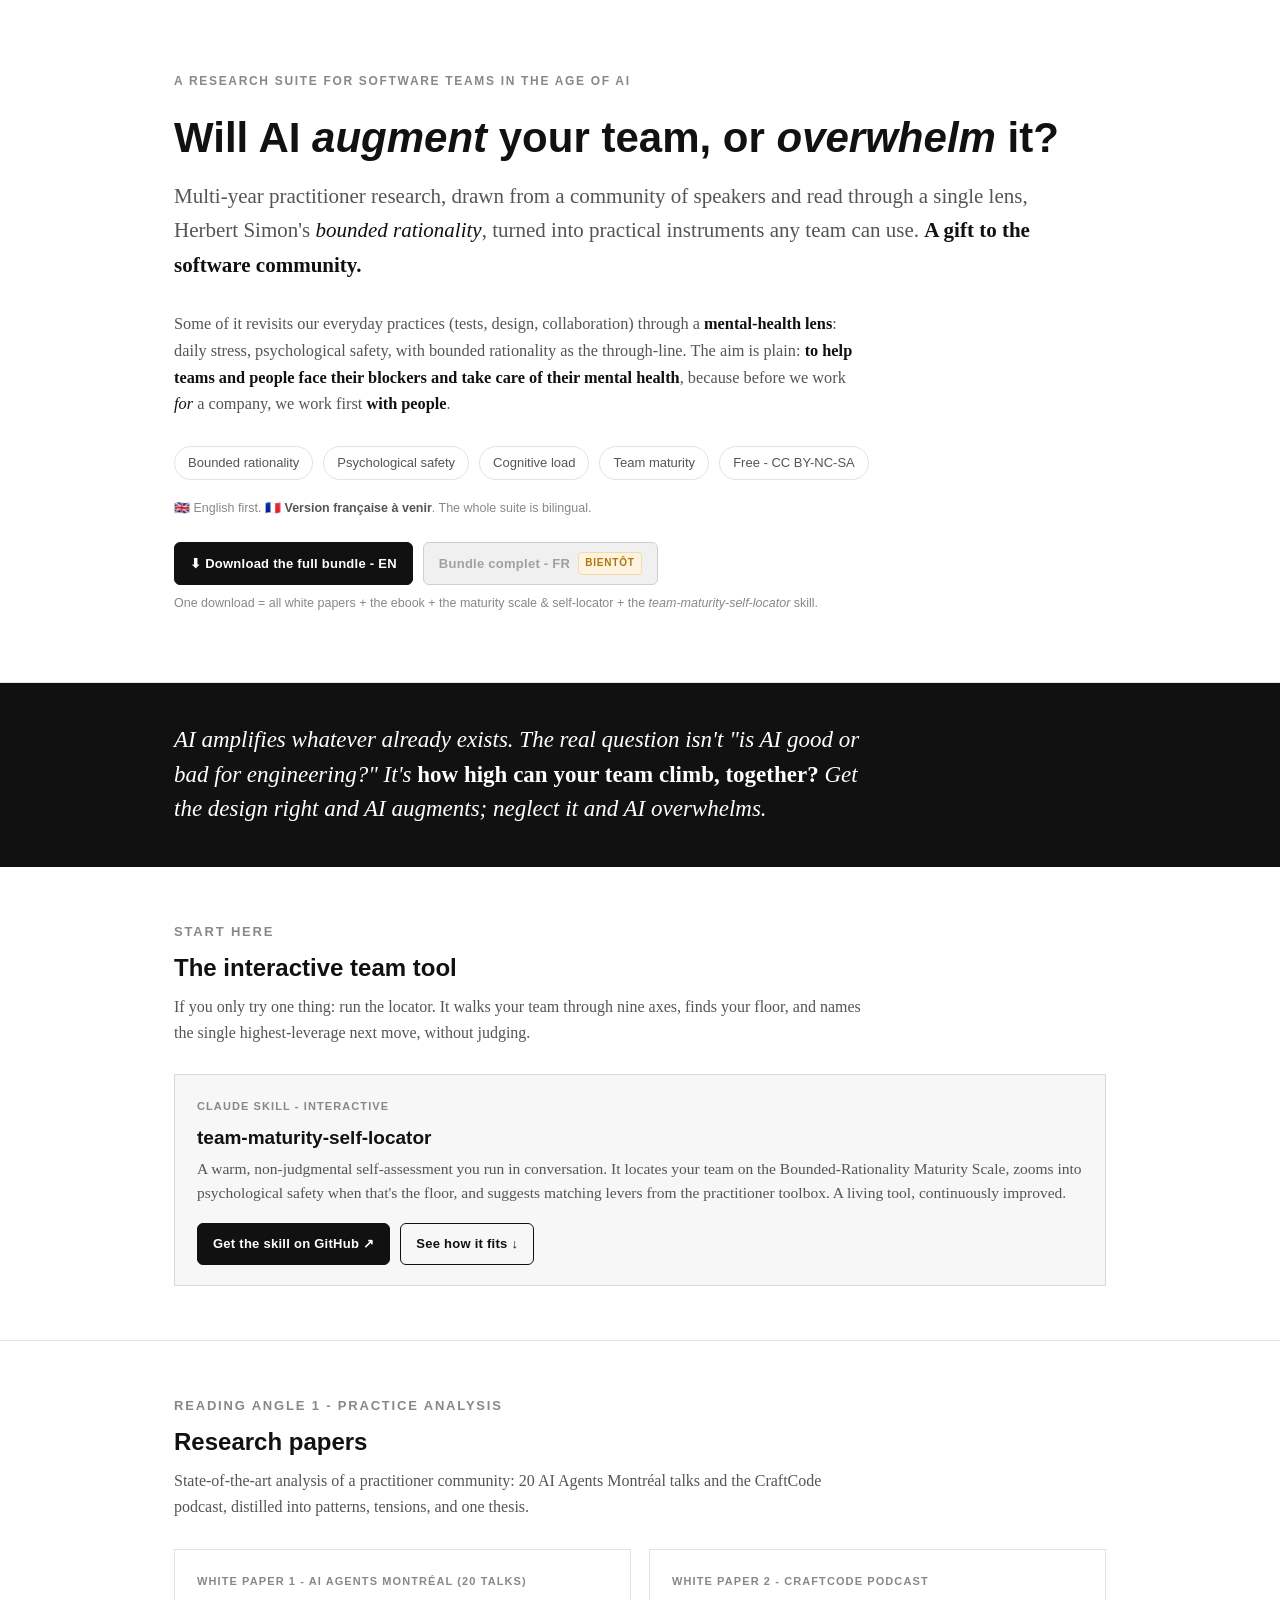
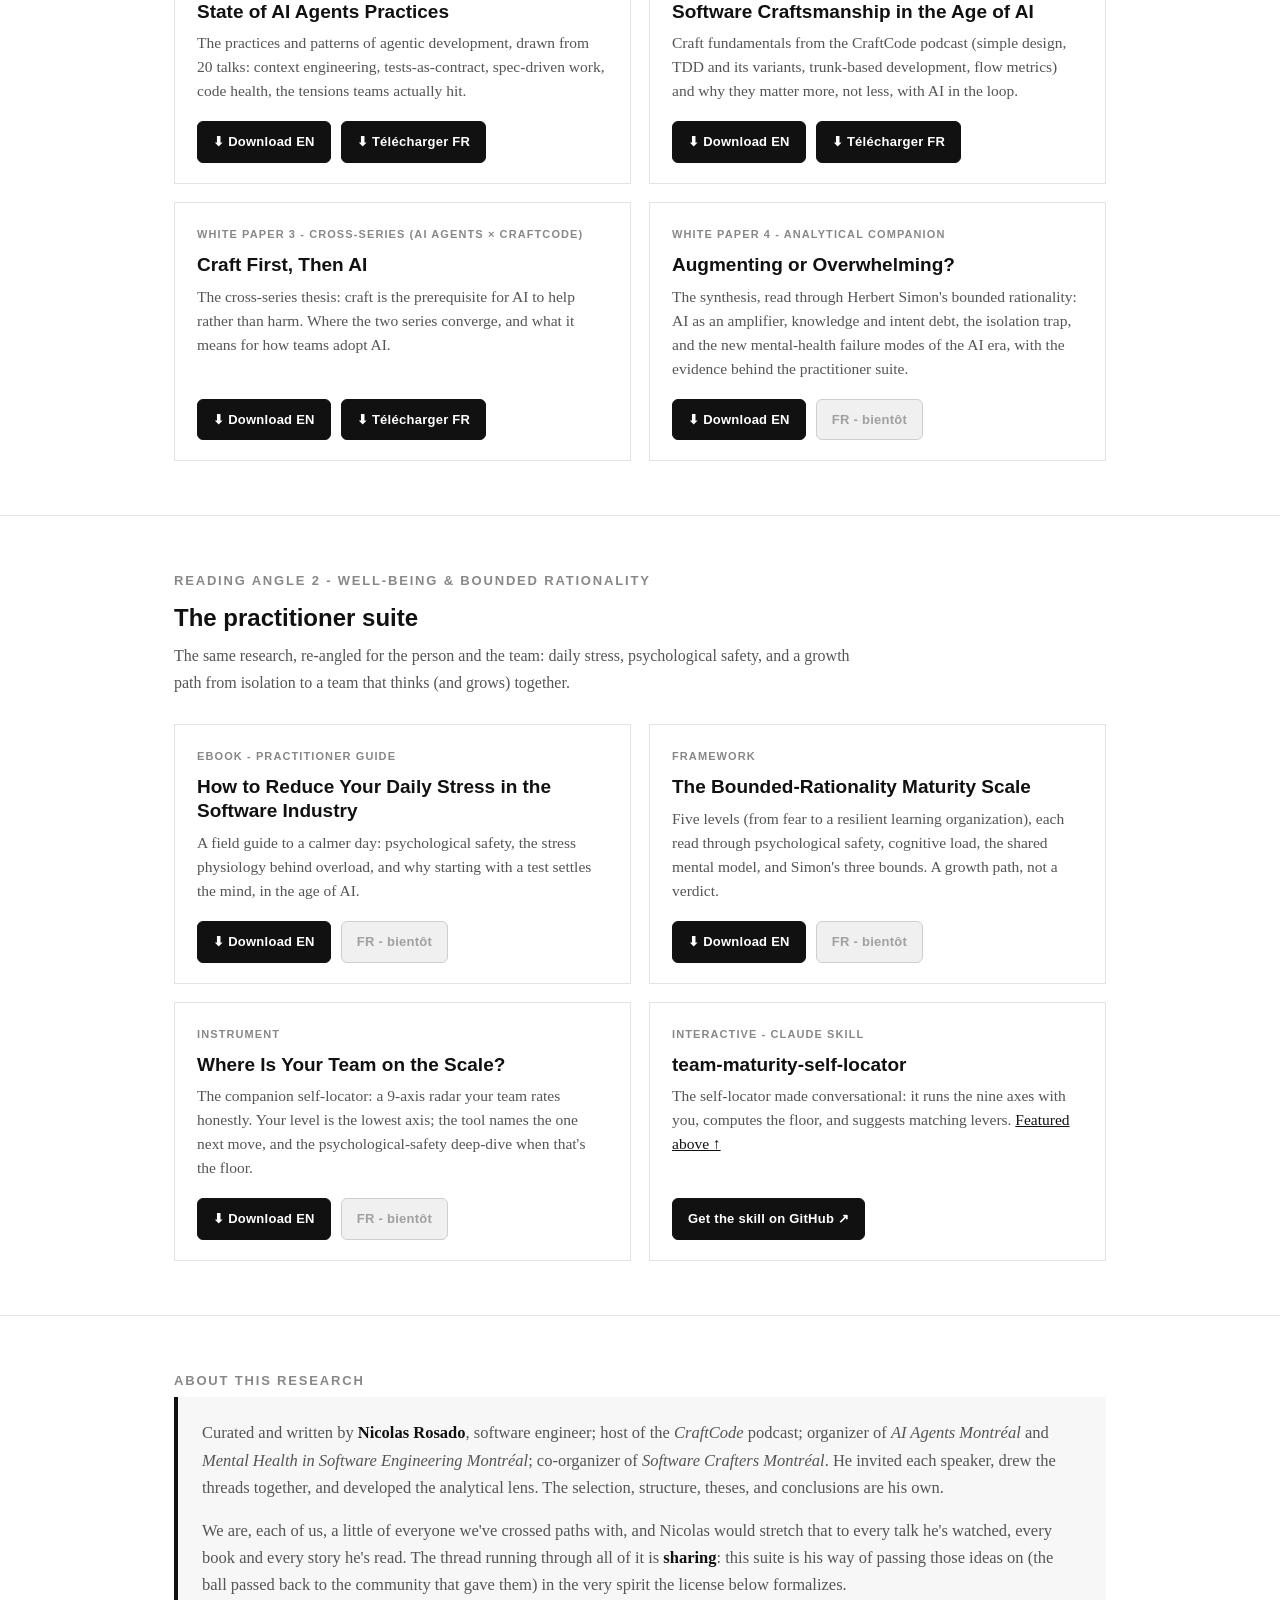
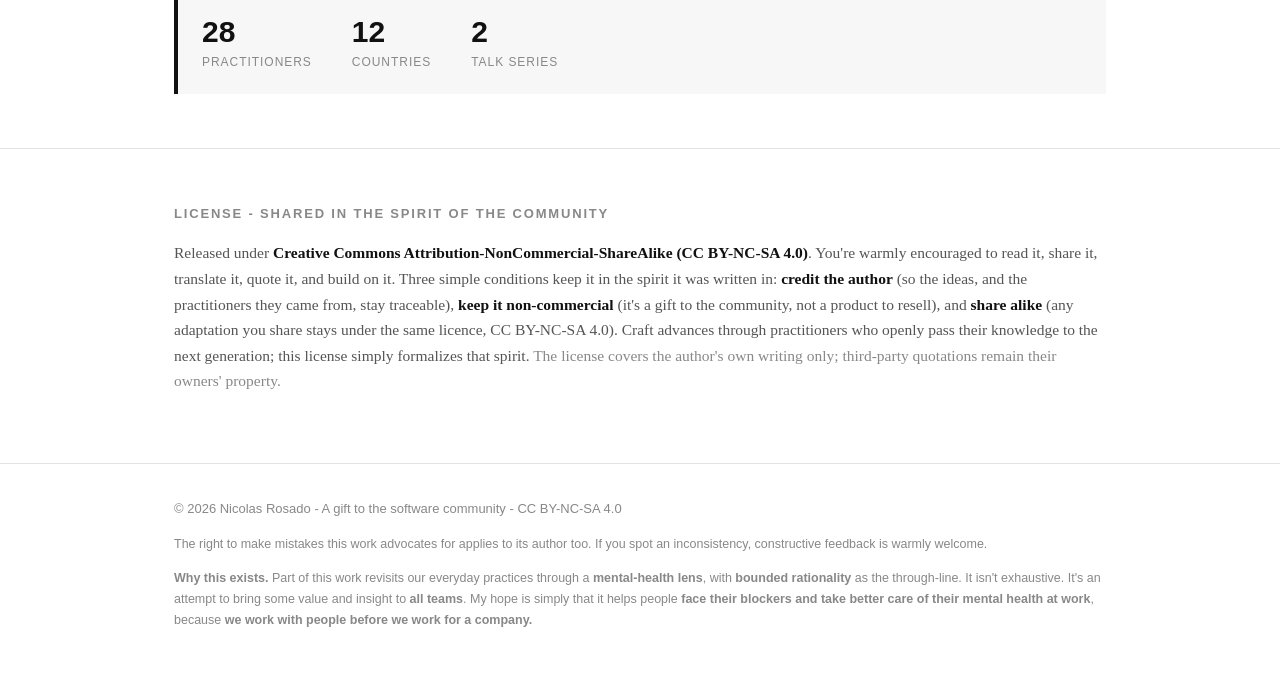
<file: research/bounded-rationality/index.html>
<!DOCTYPE html>
<html lang="en">
<head>
<meta charset="utf-8">
<meta name="viewport" content="width=device-width, initial-scale=1">
<title>Augmenting or Overwhelming? A research suite for software teams in the age of AI</title>
<meta name="description" content="A free research suite for software teams in the age of AI: three research papers, a practitioner ebook, a maturity scale, and an interactive team tool. Read through one lens: Herbert Simon's bounded rationality. A gift to the software community (CC BY-NC-SA).">
<style>
  :root{
    --ink:#111; --body:#1a1a1a; --muted:#555; --faint:#888; --hair:#e3e3e3;
    --bg:#ffffff; --panel:#f7f7f7; --panel2:#fafafa;
    --sans:'Helvetica Neue',Arial,sans-serif; --serif:Georgia,'Times New Roman',serif;
    --maxw:980px;
  }
  *{box-sizing:border-box}
  html{scroll-behavior:smooth}
  body{margin:0;background:var(--bg);color:var(--body);font-family:var(--serif);font-size:18px;line-height:1.65;-webkit-font-smoothing:antialiased}
  a{color:var(--ink)}
  .wrap{max-width:var(--maxw);margin:0 auto;padding:0 24px}
  h1,h2,h3,.k{font-family:var(--sans)}
  .k{font-size:12px;text-transform:uppercase;letter-spacing:.14em;color:var(--faint);font-weight:700}

  /* hero */
  header.hero{border-bottom:1px solid var(--hair);padding:72px 0 56px}
  .hero .k{margin-bottom:22px}
  .hero h1{font-size:42px;line-height:1.12;font-weight:800;color:var(--ink);margin:0 0 18px}
  .hero .lede{font-size:21px;color:var(--muted);margin:0 0 28px;max-width:42em}
  .hero .lede em{font-style:italic;color:var(--ink)}
  .tags{display:flex;flex-wrap:wrap;gap:10px;font-family:var(--sans);font-size:13px}
  .tag{border:1px solid var(--hair);border-radius:999px;padding:5px 13px;color:var(--muted)}

  /* thesis band */
  .thesis{background:var(--ink);color:#fff;margin:0;padding:40px 0}
  .thesis p{font-family:var(--serif);font-style:italic;font-size:23px;line-height:1.5;margin:0;max-width:30em}
  .thesis strong{font-style:normal;font-weight:700}

  section{padding:54px 0}
  section + section{border-top:1px solid var(--hair)}
  .sec-h{margin:0 0 6px;font-size:13px}
  .sec-sub{color:var(--muted);font-size:16px;margin:0 0 28px;max-width:44em}
  h2.group{font-size:24px;font-weight:800;color:var(--ink);margin:0 0 6px}

  /* cards */
  .grid{display:grid;grid-template-columns:1fr 1fr;gap:18px}
  @media(max-width:720px){.grid{grid-template-columns:1fr}.hero h1{font-size:32px}}
  .card{border:1px solid var(--hair);background:var(--bg);padding:22px 22px 20px;display:flex;flex-direction:column}
  .card .doctype{font-family:var(--sans);font-size:11px;text-transform:uppercase;letter-spacing:.1em;color:var(--faint);font-weight:700;margin-bottom:10px}
  .card h3{font-size:19px;line-height:1.25;font-weight:700;color:var(--ink);margin:0 0 8px}
  .card p{font-size:15.5px;color:var(--muted);line-height:1.55;margin:0 0 18px;flex:1}
  .card.feature{grid-column:1 / -1;background:var(--panel);border-color:#d8d8d8}

  /* buttons */
  .btns{display:flex;flex-wrap:wrap;gap:10px;font-family:var(--sans)}
  .btn{font-size:13px;font-weight:700;letter-spacing:.02em;padding:9px 15px;border-radius:6px;border:1px solid var(--ink);background:var(--ink);color:#fff;text-decoration:none;display:inline-flex;align-items:center;gap:8px}
  .btn.ghost{background:transparent;color:var(--ink)}
  .btn[aria-disabled="true"]{border-color:#cfcfcf;background:#f0f0f0;color:#a0a0a0;cursor:not-allowed}
  .soon{font-size:10px;font-weight:700;text-transform:uppercase;letter-spacing:.08em;color:#b0760e;background:#fdf3df;border:1px solid #f0dcab;border-radius:4px;padding:2px 6px}

  /* about / license */
  .panelbox{background:var(--panel);border-left:4px solid var(--ink);padding:22px 24px;margin:0}
  .stats{display:flex;gap:40px;flex-wrap:wrap;margin:18px 0 0}
  .stat .n{font-family:var(--sans);font-size:30px;font-weight:800;color:var(--ink);line-height:1}
  .stat .l{font-family:var(--sans);font-size:12px;color:var(--faint);text-transform:uppercase;letter-spacing:.08em;margin-top:6px}
  .license{font-size:15.5px;color:var(--muted)}
  .license strong{color:var(--ink)}

  footer{border-top:1px solid var(--hair);padding:34px 0 56px;font-family:var(--sans);font-size:13px;color:var(--faint)}
  footer a{color:var(--muted)}
  .note{font-family:var(--sans);font-size:12.5px;color:var(--faint);margin-top:14px}
</style>
</head>
<body>

<header class="hero">
  <div class="wrap">
    <div class="k">A research suite for software teams in the age of AI</div>
    <h1>Will AI <em>augment</em> your team, or <em>overwhelm</em> it?</h1>
    <p class="lede">Multi-year practitioner research, drawn from a community of speakers and read through a single lens, Herbert&nbsp;Simon's <em>bounded rationality</em>, turned into practical instruments any team can use. <strong style="color:var(--ink)">A gift to the software community.</strong></p>
    <p class="lede" style="font-size:1.02rem;color:var(--muted)">Some of it revisits our everyday practices (tests, design, collaboration) through a <strong style="color:var(--ink)">mental-health lens</strong>: daily stress, psychological safety, with bounded rationality as the through-line. The aim is plain: <strong style="color:var(--ink)">to help teams and people face their blockers and take care of their mental health</strong>, because before we work <em>for</em> a company, we work first <strong style="color:var(--ink)">with people</strong>.</p>
    <div class="tags">
      <span class="tag">Bounded rationality</span>
      <span class="tag">Psychological safety</span>
      <span class="tag">Cognitive load</span>
      <span class="tag">Team maturity</span>
      <span class="tag">Free - CC BY-NC-SA</span>
    </div>
    <p class="note" style="margin-top:18px">🇬🇧 English first. 🇫🇷 <strong style="color:var(--muted)">Version française à venir</strong>. The whole suite is bilingual.</p>
    <div class="btns" style="margin-top:24px">
      <a class="btn" href="https://github.com/nicolasrosado/aiagents-montreal/releases/latest/download/bounded-rationality-suite-en.zip">⬇ Download the full bundle - EN</a>
      <span class="btn ghost" aria-disabled="true">Bundle complet - FR <span class="soon">bientôt</span></span>
    </div>
    <p class="note" style="margin-top:8px">One download = all white papers + the ebook + the maturity scale &amp; self-locator + the <em>team-maturity-self-locator</em> skill.</p>
  </div>
</header>

<div class="thesis">
  <div class="wrap">
    <p>AI amplifies whatever already exists. The real question isn't <em>"is AI good or bad for engineering?"</em> It's <strong>how high can your team climb, together?</strong> Get the design right and AI augments; neglect it and AI overwhelms.</p>
  </div>
</div>

<!-- INTERACTIVE TOOL - featured -->
<section id="start">
  <div class="wrap">
    <div class="k sec-h">Start here</div>
    <h2 class="group">The interactive team tool</h2>
    <p class="sec-sub">If you only try one thing: run the locator. It walks your team through nine axes, finds your floor, and names the single highest-leverage next move, without judging.</p>
    <div class="grid">
      <div class="card feature">
        <div class="doctype">Claude skill - interactive</div>
        <h3>team-maturity-self-locator</h3>
        <p>A warm, non-judgmental self-assessment you run in conversation. It locates your team on the Bounded-Rationality Maturity Scale, zooms into psychological safety when that's the floor, and suggests matching levers from the practitioner toolbox. A living tool, continuously improved.</p>
        <div class="btns">
          <a class="btn" href="https://github.com/nicolasrosado/team-maturity-self-locator">Get the skill on GitHub ↗</a>
          <a class="btn ghost" href="#suite">See how it fits ↓</a>
        </div>
      </div>
    </div>
  </div>
</section>

<!-- RESEARCH PAPERS -->
<section id="suite">
  <div class="wrap">
    <div class="k sec-h">Reading angle 1 - practice analysis</div>
    <h2 class="group">Research papers</h2>
    <p class="sec-sub">State-of-the-art analysis of a practitioner community: 20 AI Agents Montréal talks and the CraftCode podcast, distilled into patterns, tensions, and one thesis.</p>
    <div class="grid">

      <div class="card">
        <div class="doctype">White paper 1 - AI Agents Montréal (20 talks)</div>
        <h3>State of AI Agents Practices</h3>
        <p>The practices and patterns of agentic development, drawn from 20 talks: context engineering, tests-as-contract, spec-driven work, code health, the tensions teams actually hit.</p>
        <div class="btns"><a class="btn" href="https://github.com/nicolasrosado/aiagents-montreal/releases/latest/download/state-of-ai-agents-practices.pdf">⬇ Download EN</a><a class="btn" href="https://github.com/nicolasrosado/aiagents-montreal/releases/latest/download/etat-des-pratiques-en-ia-agentique.pdf">⬇ Télécharger FR</a></div>
      </div>

      <div class="card">
        <div class="doctype">White paper 2 - CraftCode podcast</div>
        <h3>Software Craftsmanship in the Age of AI</h3>
        <p>Craft fundamentals from the CraftCode podcast (simple design, TDD and its variants, trunk-based development, flow metrics) and why they matter more, not less, with AI in the loop.</p>
        <div class="btns"><a class="btn" href="https://github.com/nicolasrosado/aiagents-montreal/releases/latest/download/software-craftsmanship-in-the-age-of-ai.pdf">⬇ Download EN</a><a class="btn" href="https://github.com/nicolasrosado/aiagents-montreal/releases/latest/download/software-craftsmanship-a-l-ere-de-l-ia.pdf">⬇ Télécharger FR</a></div>
      </div>

      <div class="card">
        <div class="doctype">White paper 3 - cross-series (AI Agents × CraftCode)</div>
        <h3>Craft First, Then AI</h3>
        <p>The cross-series thesis: craft is the prerequisite for AI to help rather than harm. Where the two series converge, and what it means for how teams adopt AI.</p>
        <div class="btns"><a class="btn" href="https://github.com/nicolasrosado/aiagents-montreal/releases/latest/download/craft-first-then-ai.pdf">⬇ Download EN</a><a class="btn" href="https://github.com/nicolasrosado/aiagents-montreal/releases/latest/download/le-craft-d-abord-l-ia-ensuite.pdf">⬇ Télécharger FR</a></div>
      </div>

      <div class="card">
        <div class="doctype">White paper 4 - analytical companion</div>
        <h3>Augmenting or Overwhelming?</h3>
        <p>The synthesis, read through Herbert Simon's bounded rationality: AI as an amplifier, knowledge and intent debt, the isolation trap, and the new mental-health failure modes of the AI era, with the evidence behind the practitioner suite.</p>
        <div class="btns"><a class="btn" href="https://github.com/nicolasrosado/aiagents-montreal/releases/latest/download/augmenting-or-overwhelming.pdf">⬇ Download EN</a><span class="btn ghost" aria-disabled="true">FR - bientôt</span></div>
      </div>

    </div>
  </div>
</section>

<!-- PRACTITIONER SUITE -->
<section id="practitioner">
  <div class="wrap">
    <div class="k sec-h">Reading angle 2 - well-being &amp; bounded rationality</div>
    <h2 class="group">The practitioner suite</h2>
    <p class="sec-sub">The same research, re-angled for the person and the team: daily stress, psychological safety, and a growth path from isolation to a team that thinks (and grows) together.</p>
    <div class="grid">

      <div class="card">
        <div class="doctype">Ebook - practitioner guide</div>
        <h3>How to Reduce Your Daily Stress in the Software Industry</h3>
        <p>A field guide to a calmer day: psychological safety, the stress physiology behind overload, and why starting with a test settles the mind, in the age of AI.</p>
        <div class="btns"><a class="btn" href="https://github.com/nicolasrosado/aiagents-montreal/releases/latest/download/how-to-reduce-your-daily-stress.pdf">⬇ Download EN</a><span class="btn ghost" aria-disabled="true">FR - bientôt</span></div>
      </div>

      <div class="card">
        <div class="doctype">Framework</div>
        <h3>The Bounded-Rationality Maturity Scale</h3>
        <p>Five levels (from fear to a resilient learning organization), each read through psychological safety, cognitive load, the shared mental model, and Simon's three bounds. A growth path, not a verdict.</p>
        <div class="btns"><a class="btn" href="https://github.com/nicolasrosado/aiagents-montreal/releases/latest/download/bounded-rationality-maturity-scale.pdf">⬇ Download EN</a><span class="btn ghost" aria-disabled="true">FR - bientôt</span></div>
      </div>

      <div class="card">
        <div class="doctype">Instrument</div>
        <h3>Where Is Your Team on the Scale?</h3>
        <p>The companion self-locator: a 9-axis radar your team rates honestly. Your level is the lowest axis; the tool names the one next move, and the psychological-safety deep-dive when that's the floor.</p>
        <div class="btns"><a class="btn" href="https://github.com/nicolasrosado/aiagents-montreal/releases/latest/download/where-is-your-team-on-the-scale.pdf">⬇ Download EN</a><span class="btn ghost" aria-disabled="true">FR - bientôt</span></div>
      </div>

      <div class="card">
        <div class="doctype">Interactive - Claude skill</div>
        <h3>team-maturity-self-locator</h3>
        <p>The self-locator made conversational: it runs the nine axes with you, computes the floor, and suggests matching levers. <a href="#start">Featured above ↑</a></p>
        <div class="btns"><a class="btn" href="https://github.com/nicolasrosado/team-maturity-self-locator">Get the skill on GitHub ↗</a></div>
      </div>

    </div>
  </div>
</section>

<!-- ABOUT / PROVENANCE -->
<section id="about">
  <div class="wrap">
    <div class="k sec-h">About this research</div>
    <div class="panelbox">
      <p style="margin:0;color:var(--muted);font-size:16.5px">Curated and written by <strong style="color:var(--ink)">Nicolas Rosado</strong>, software engineer; host of the <em>CraftCode</em> podcast; organizer of <em>AI Agents Montréal</em> and <em>Mental Health in Software Engineering Montréal</em>; co-organizer of <em>Software Crafters Montréal</em>. He invited each speaker, drew the threads together, and developed the analytical lens. The selection, structure, theses, and conclusions are his own.</p>
      <p style="margin:1rem 0 0;color:var(--muted);font-size:16.5px">We are, each of us, a little of everyone we've crossed paths with, and Nicolas would stretch that to every talk he's watched, every book and every story he's read. The thread running through all of it is <strong style="color:var(--ink)">sharing</strong>: this suite is his way of passing those ideas on (the ball passed back to the community that gave them) in the very spirit the license below formalizes.</p>
      <div class="stats">
        <div class="stat"><div class="n">28</div><div class="l">practitioners</div></div>
        <div class="stat"><div class="n">12</div><div class="l">countries</div></div>
        <div class="stat"><div class="n">2</div><div class="l">talk series</div></div>
      </div>
    </div>
  </div>
</section>

<!-- LICENSE -->
<section id="license">
  <div class="wrap">
    <div class="k sec-h">License - shared in the spirit of the community</div>
    <p class="license">Released under <strong>Creative Commons Attribution-NonCommercial-ShareAlike (CC BY-NC-SA 4.0)</strong>. You're warmly encouraged to read it, share it, translate it, quote it, and build on it. Three simple conditions keep it in the spirit it was written in: <strong>credit the author</strong> (so the ideas, and the practitioners they came from, stay traceable), <strong>keep it non-commercial</strong> (it's a gift to the community, not a product to resell), and <strong>share alike</strong> (any adaptation you share stays under the same licence, CC BY-NC-SA 4.0). Craft advances through practitioners who openly pass their knowledge to the next generation; this license simply formalizes that spirit. <span style="color:var(--faint)">The license covers the author's own writing only; third-party quotations remain their owners' property.</span></p>
  </div>
</section>

<footer>
  <div class="wrap">
    <div>© 2026 Nicolas Rosado - A gift to the software community - CC BY-NC-SA 4.0</div>
    <div class="note">The right to make mistakes this work advocates for applies to its author too. If you spot an inconsistency, constructive feedback is warmly welcome.</div>
    <div class="note"><strong>Why this exists.</strong> Part of this work revisits our everyday practices through a <strong>mental-health lens</strong>, with <strong>bounded rationality</strong> as the through-line. It isn't exhaustive. It's an attempt to bring some value and insight to <strong>all teams</strong>. My hope is simply that it helps people <strong>face their blockers and take better care of their mental health at work</strong>, because <strong>we work with people before we work for a company.</strong></div>
  </div>
</footer>

</body>
</html>
</file>
